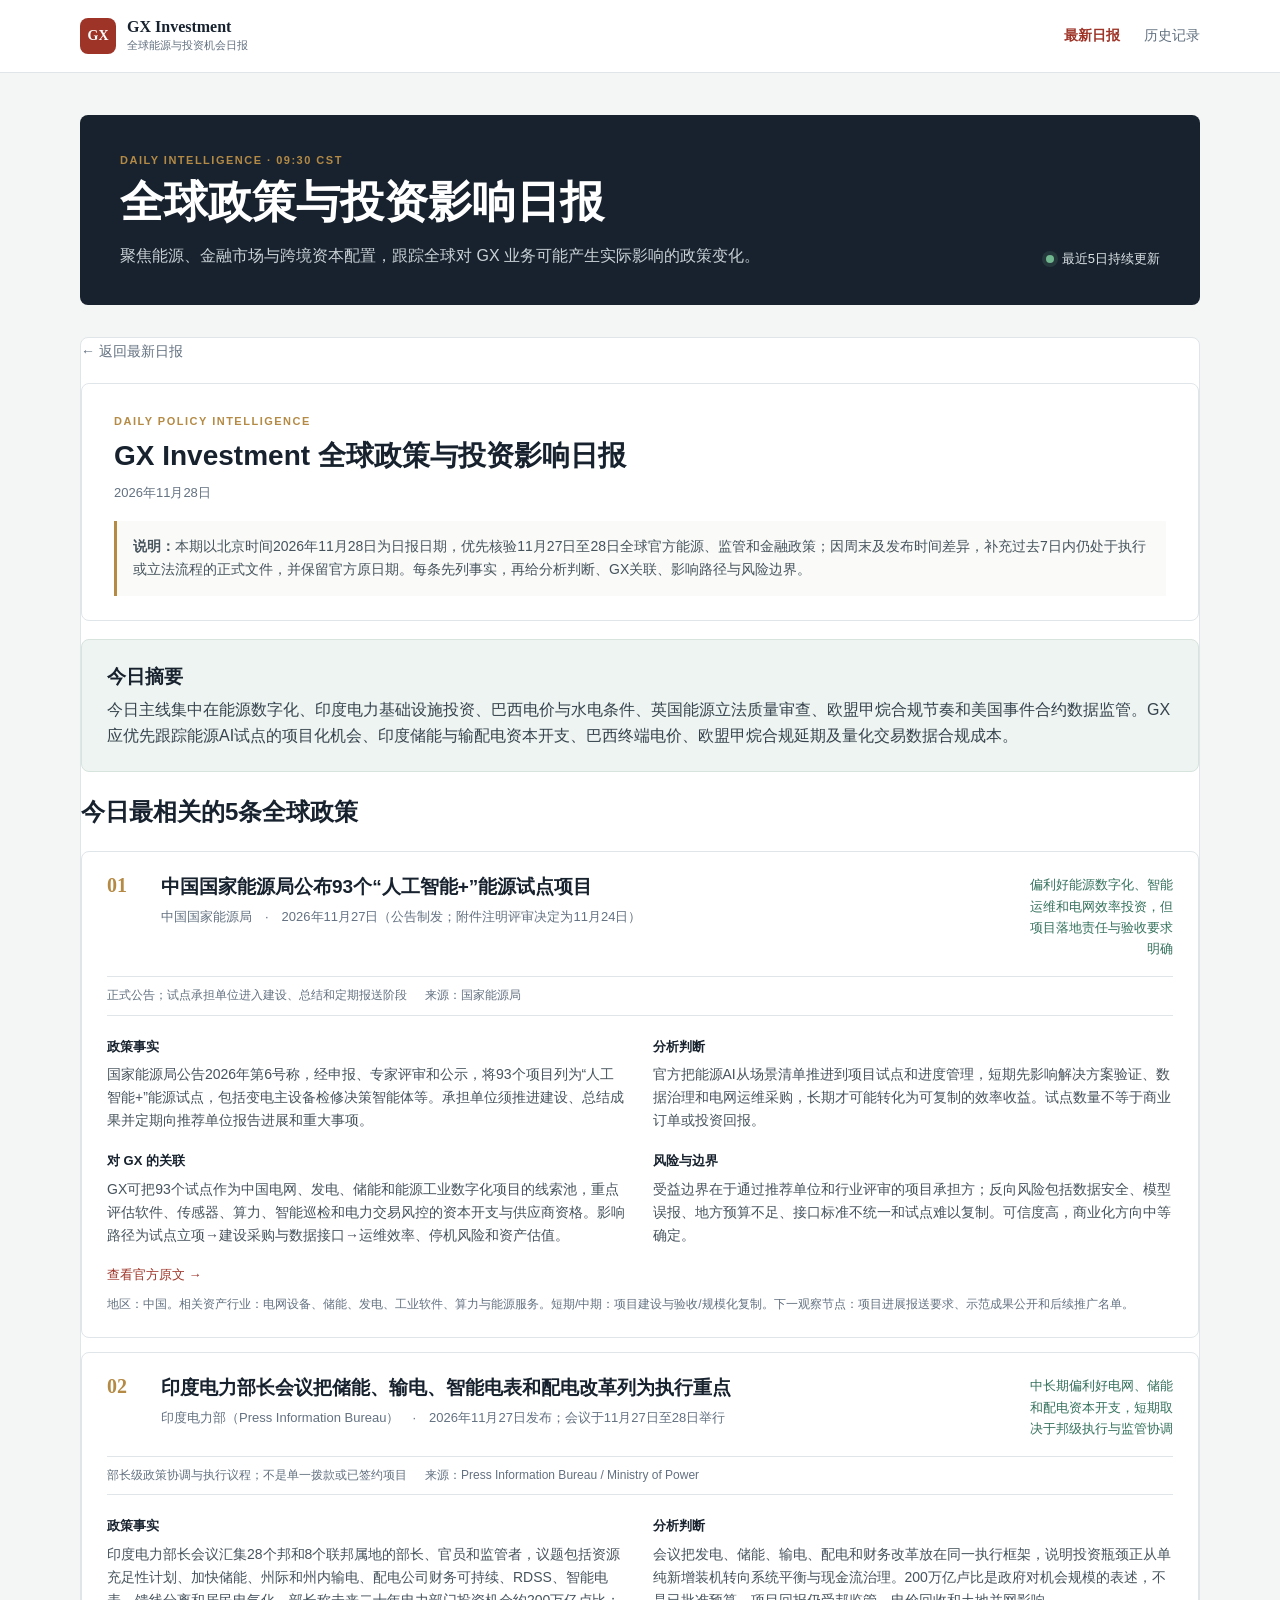
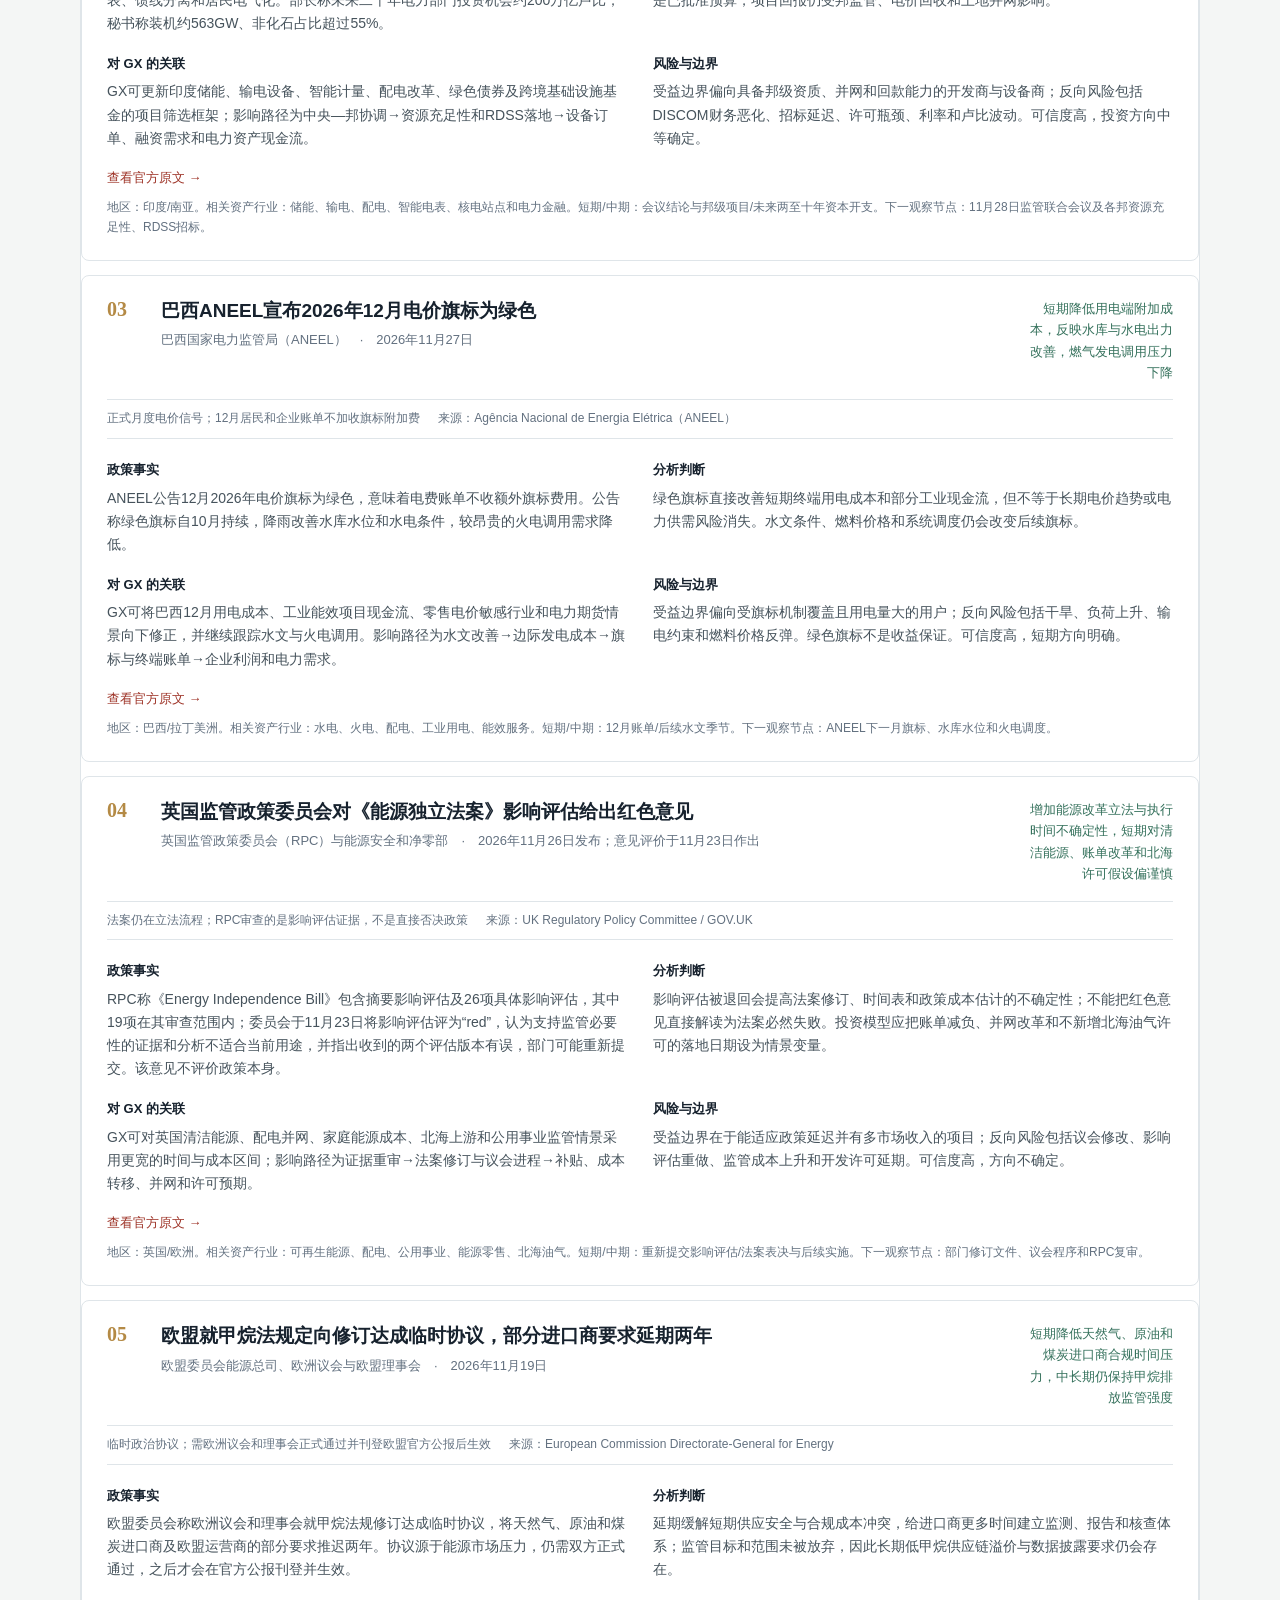
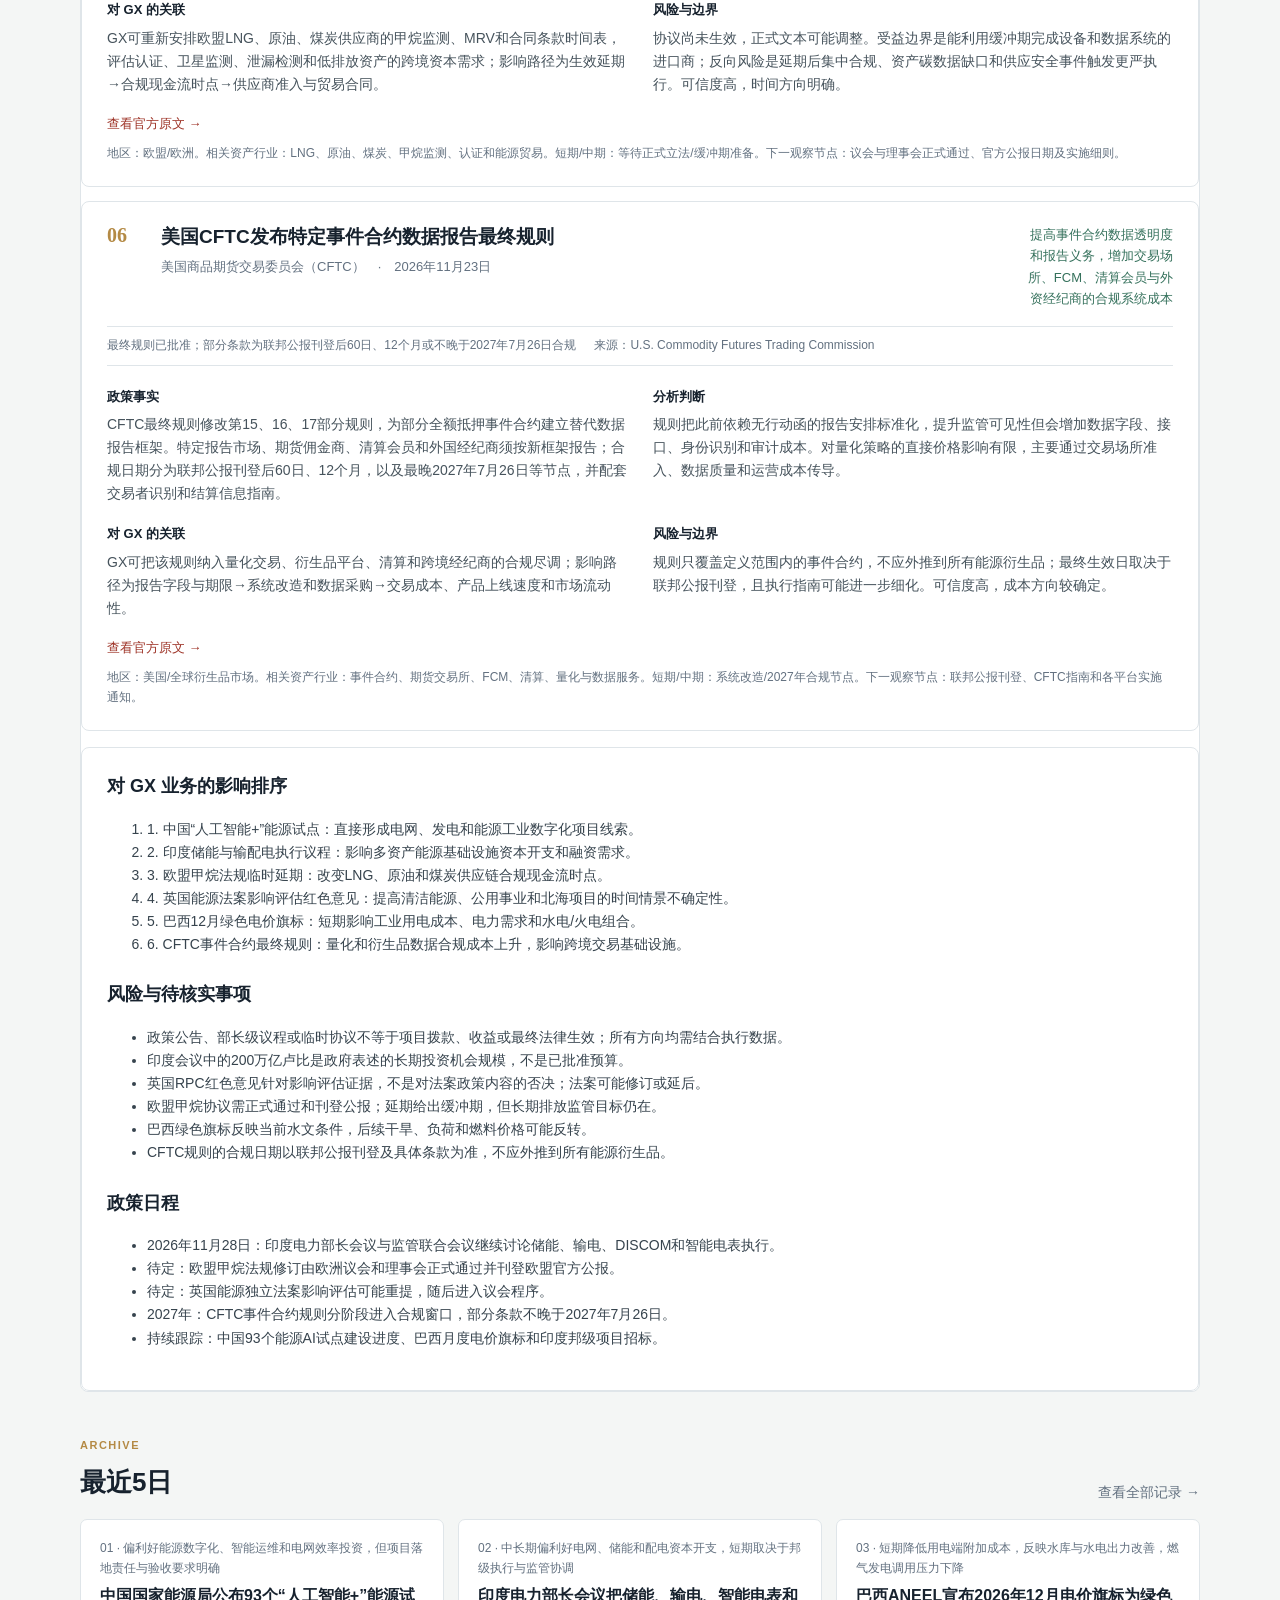
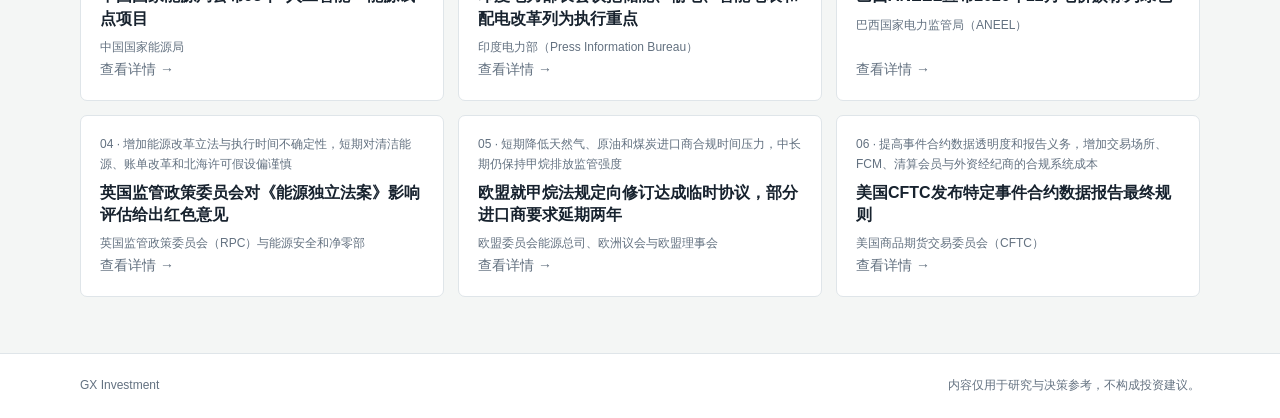
<file: index.html>
<!doctype html>
<html lang="zh-CN">
<head>
  <meta charset="utf-8">
  <meta name="viewport" content="width=device-width, initial-scale=1">
  <meta name="description" content="GX Investment 全球政策与投资影响日报">
  <title>GX Investment | 全球政策与投资影响日报</title>
  <link rel="stylesheet" href="styles.css">
</head>
<body>
  <header class="site-header">
    <div class="shell header-inner">
      <a class="brand" href="index.html" aria-label="GX Investment 首页">
        <span class="brand-mark">GX</span>
        <span><strong>GX Investment</strong><small>全球能源与投资机会日报</small></span>
      </a>
      <nav class="nav" aria-label="主要导航">
        <a class="active" href="index.html">最新日报</a>
        <a href="history.html">历史记录</a>
      </nav>
    </div>
  </header>

  <main class="shell">
    <section class="hero">
      <div>
        <p class="eyebrow">DAILY INTELLIGENCE · 09:30 CST</p>
        <h1>全球政策与投资影响日报</h1>
        <p class="hero-copy">聚焦能源、金融市场与跨境资本配置，跟踪全球对 GX 业务可能产生实际影响的政策变化。</p>
      </div>
      <div class="hero-meta">
        <span class="status-dot"></span>
        <span>最近5日持续更新</span>
      </div>
    </section>

    <section id="latest" class="report-section" aria-live="polite"></section>
    <section class="section-heading">
      <div><p class="eyebrow">ARCHIVE</p><h2>最近5日</h2></div>
      <a class="text-link" href="history.html">查看全部记录 <span aria-hidden="true">→</span></a>
    </section>
    <section id="recent" class="recent-grid"></section>
  </main>

  <footer class="site-footer"><div class="shell"><span>GX Investment</span><span>内容仅用于研究与决策参考，不构成投资建议。</span></div></footer>
  <script src="app.js?v=20261010"></script>
</body>
</html>
</file>
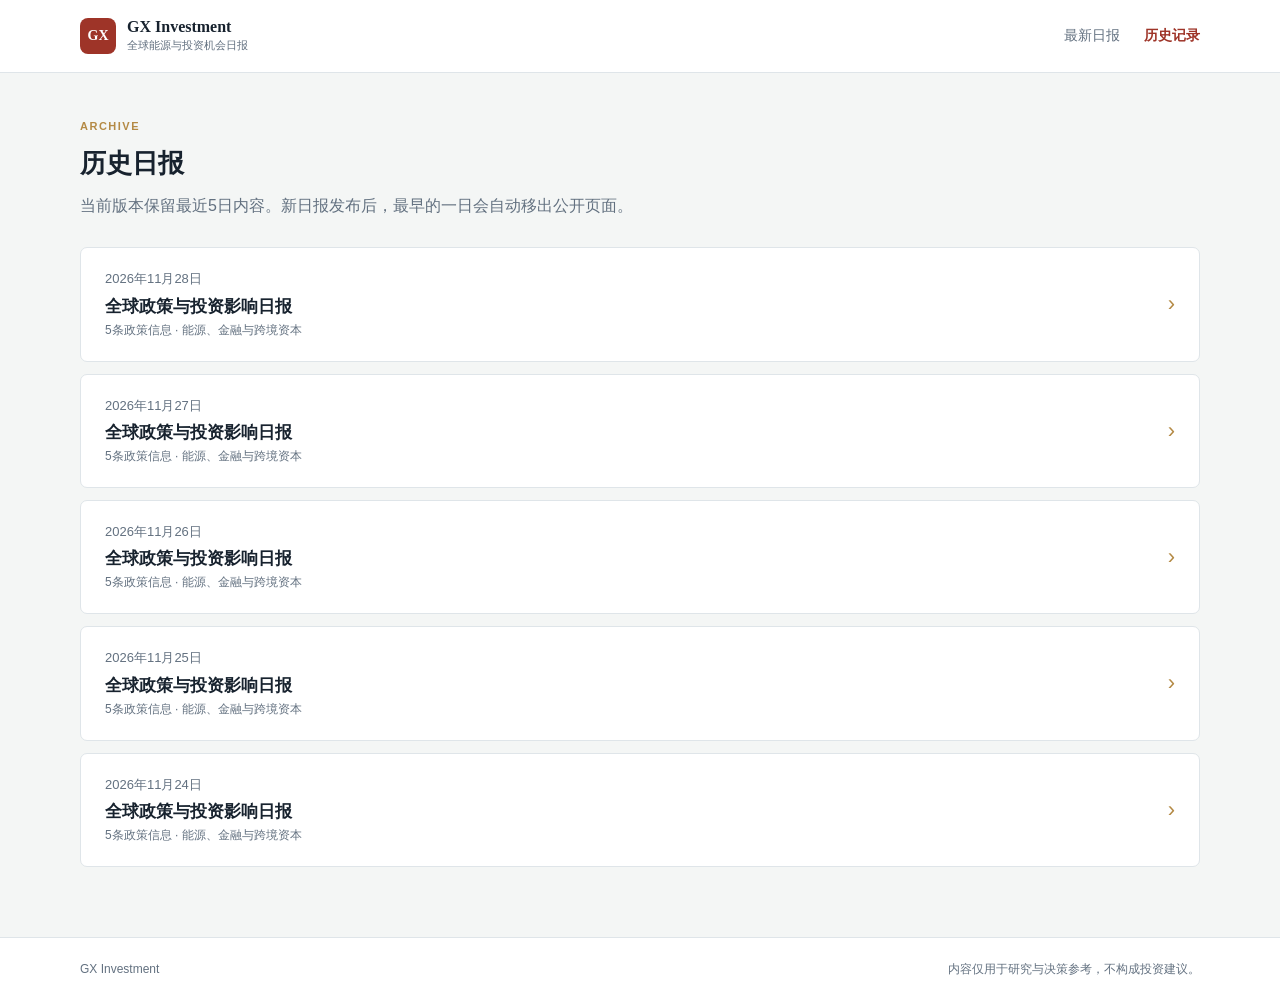
<file: history.html>
<!doctype html>
<html lang="zh-CN">
<head>
  <meta charset="utf-8">
  <meta name="viewport" content="width=device-width, initial-scale=1">
  <meta name="description" content="GX Investment 日报历史记录">
  <title>历史记录 | GX Investment</title>
  <link rel="stylesheet" href="styles.css">
</head>
<body>
  <header class="site-header"><div class="shell header-inner">
    <a class="brand" href="index.html" aria-label="GX Investment 首页"><span class="brand-mark">GX</span><span><strong>GX Investment</strong><small>全球能源与投资机会日报</small></span></a>
    <nav class="nav" aria-label="主要导航"><a href="index.html">最新日报</a><a class="active" href="history.html">历史记录</a></nav>
  </div></header>
  <main class="shell page-main">
    <p class="eyebrow">ARCHIVE</p><h1>历史日报</h1>
    <p class="page-intro">当前版本保留最近5日内容。新日报发布后，最早的一日会自动移出公开页面。</p>
    <section id="history" class="history-list"></section>
  </main>
  <footer class="site-footer"><div class="shell"><span>GX Investment</span><span>内容仅用于研究与决策参考，不构成投资建议。</span></div></footer>
  <script src="app.js?v=20261010"></script>
</body>
</html>
</file>
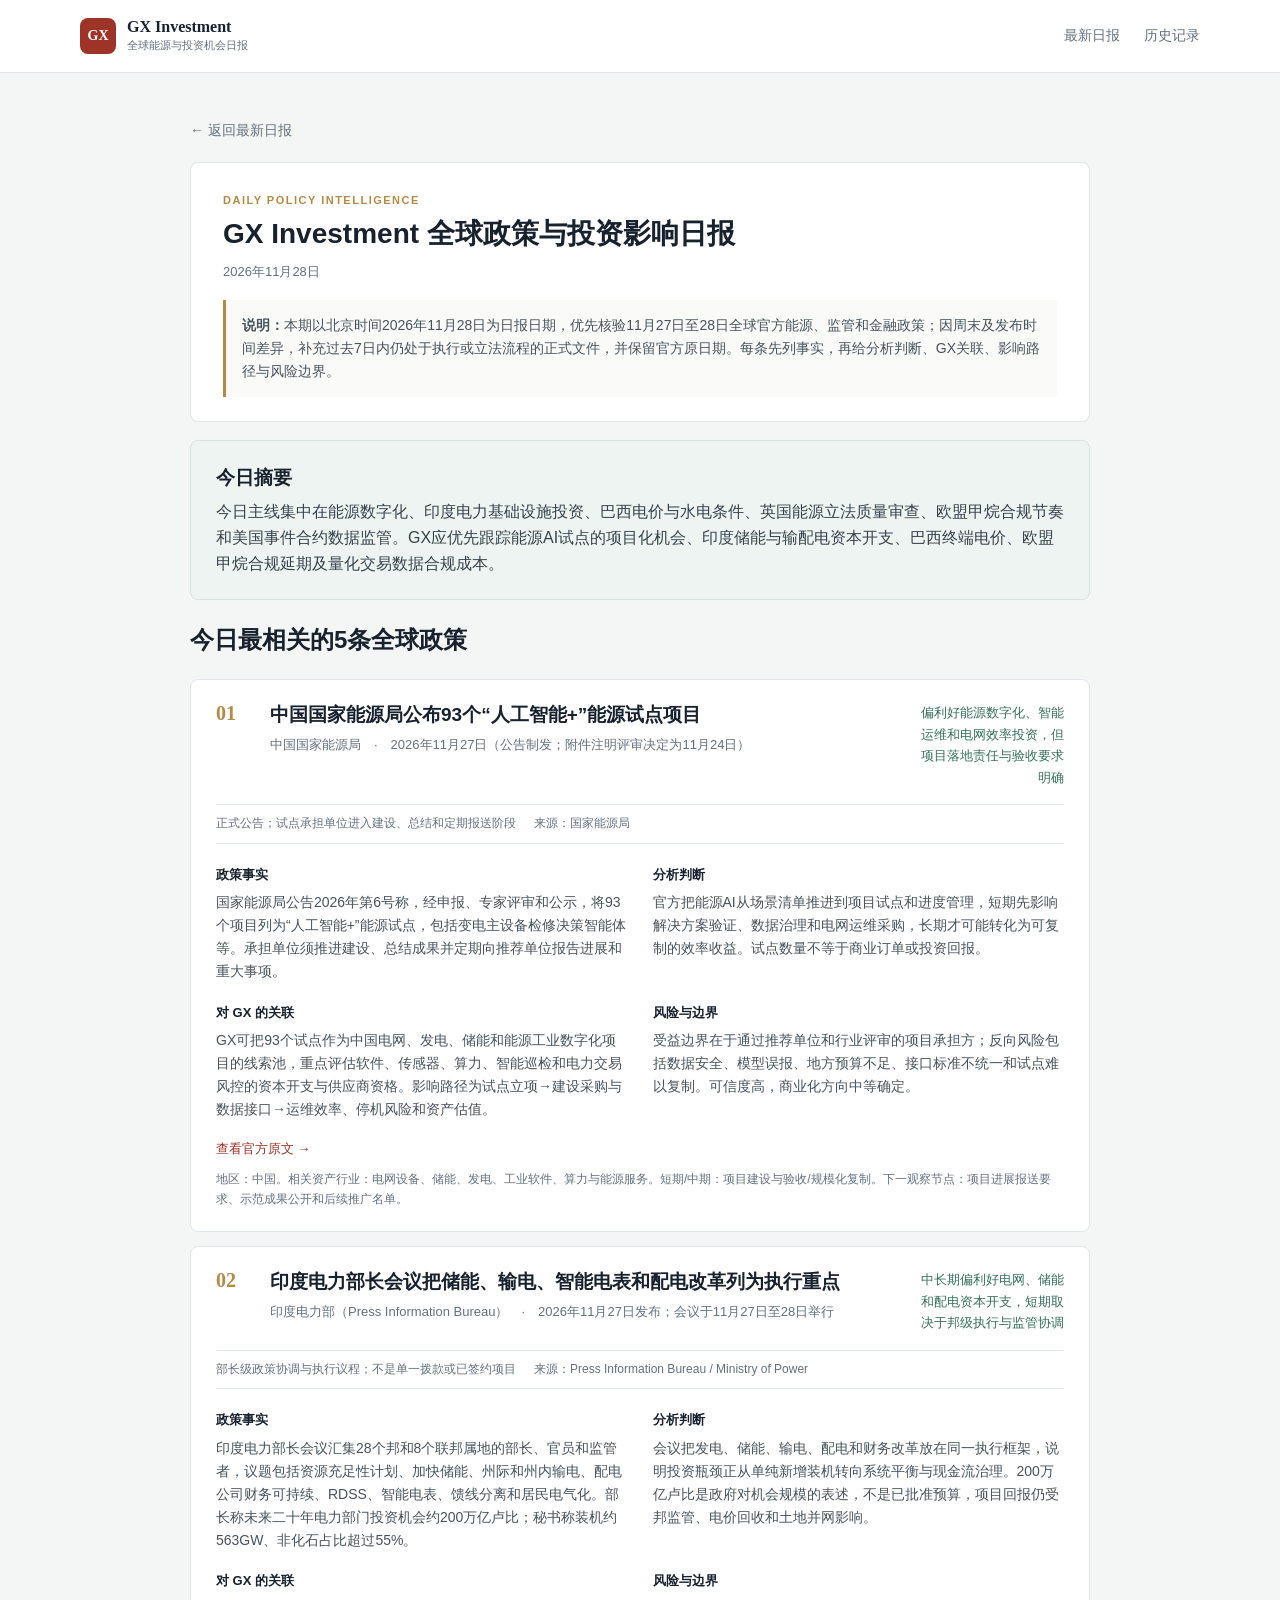
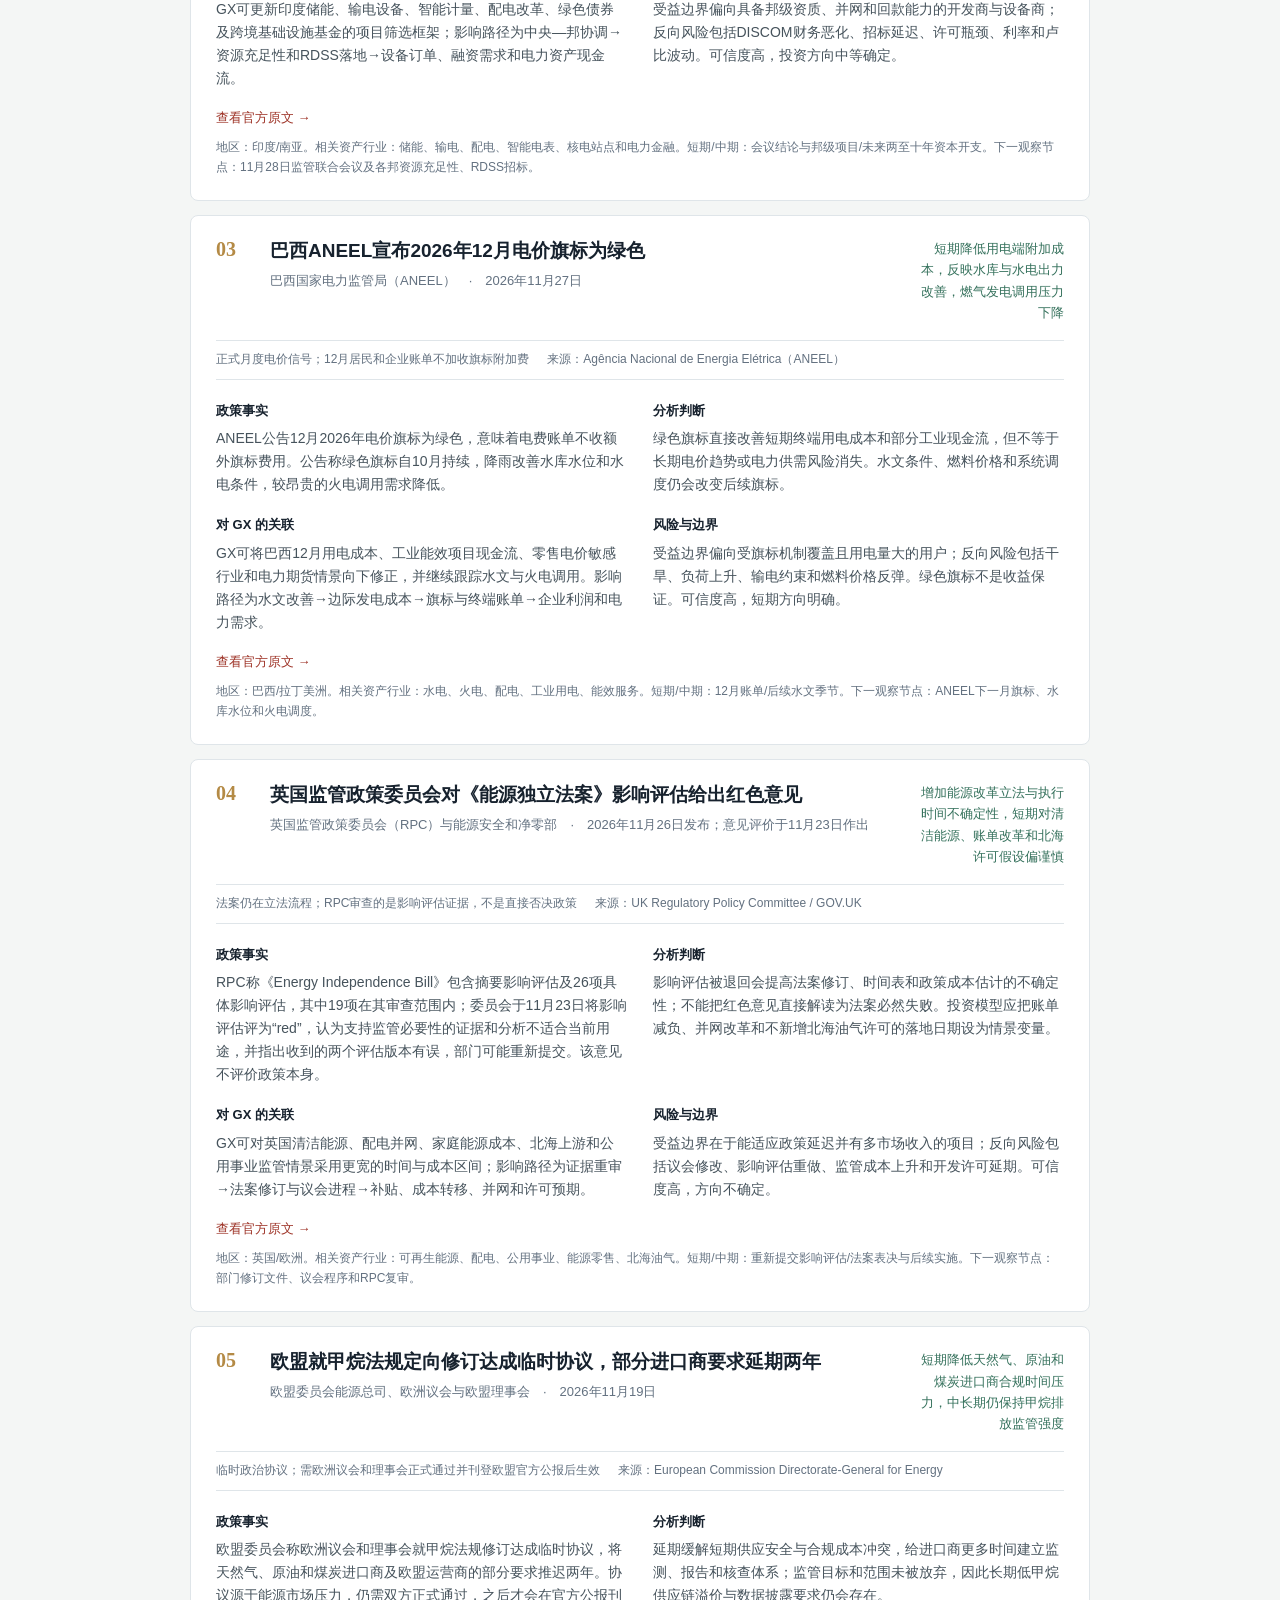
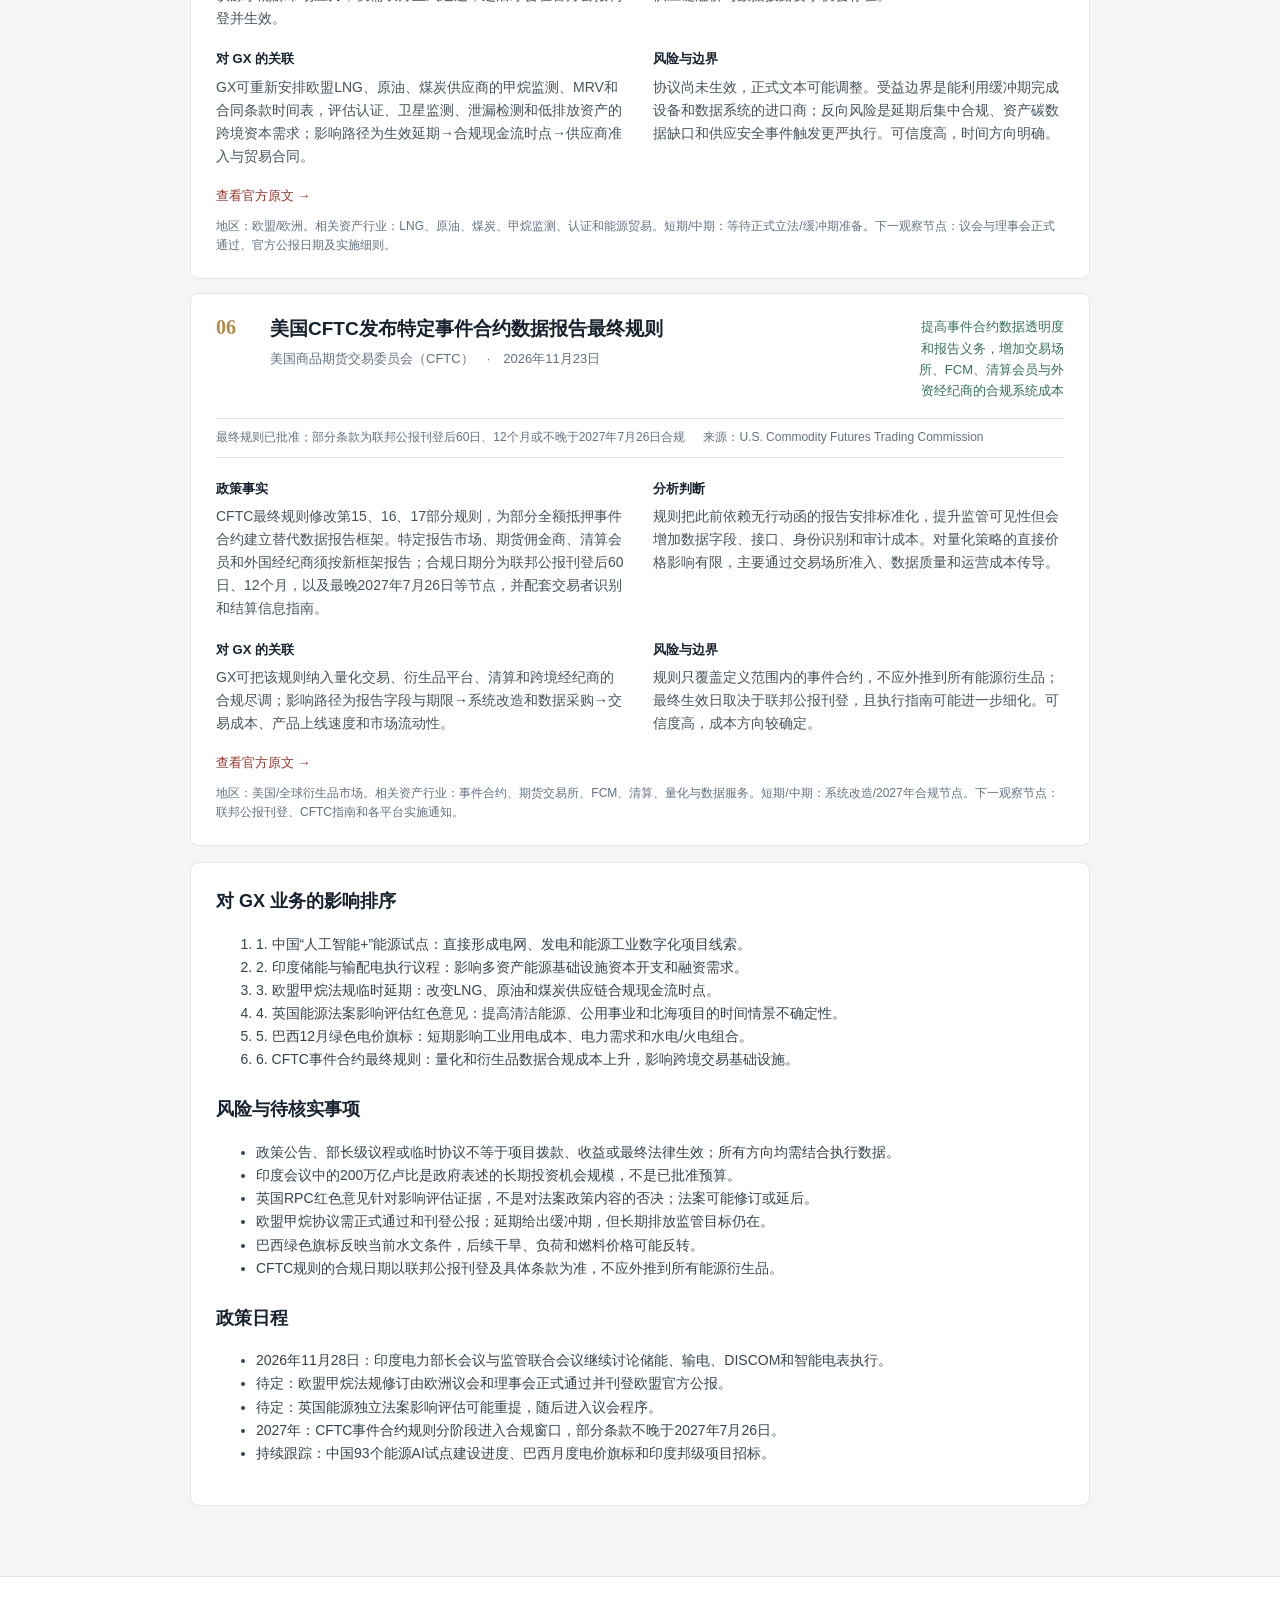
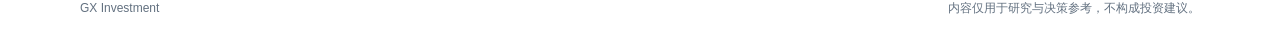
<file: report.html>
<!doctype html>
<html lang="zh-CN">
<head>
  <meta charset="utf-8">
  <meta name="viewport" content="width=device-width, initial-scale=1">
  <meta name="description" content="GX Investment 全球政策与投资影响日报">
  <title>日报详情 | GX Investment</title>
  <link rel="stylesheet" href="styles.css">
</head>
<body>
  <header class="site-header"><div class="shell header-inner">
    <a class="brand" href="index.html" aria-label="GX Investment 首页"><span class="brand-mark">GX</span><span><strong>GX Investment</strong><small>全球能源与投资机会日报</small></span></a>
    <nav class="nav" aria-label="主要导航"><a href="index.html">最新日报</a><a href="history.html">历史记录</a></nav>
  </div></header>
  <main class="shell page-main"><div id="detail" class="detail-page"></div></main>
  <footer class="site-footer"><div class="shell"><span>GX Investment</span><span>内容仅用于研究与决策参考，不构成投资建议。</span></div></footer>
  <script src="app.js?v=20261010"></script>
</body>
</html>
</file>
<file: styles.css>
:root{--ink:#17222e;--muted:#637180;--line:#dfe5e9;--paper:#fff;--wash:#f4f6f5;--red:#9e3428;--gold:#b48a45;--green:#35715c}*{box-sizing:border-box}html{background:var(--wash)}body{margin:0;color:var(--ink);font-family:"Microsoft YaHei","Noto Sans SC",Arial,sans-serif;line-height:1.65}.shell{width:min(1120px,calc(100% - 40px));margin:0 auto}.site-header{background:rgba(255,255,255,.96);border-bottom:1px solid var(--line)}.header-inner{min-height:72px;display:flex;align-items:center;justify-content:space-between;gap:24px}.brand{display:flex;align-items:center;gap:11px;color:var(--ink);text-decoration:none}.brand-mark{width:36px;height:36px;border-radius:8px;display:grid;place-items:center;background:var(--red);color:#fff;font:700 14px Georgia,serif;letter-spacing:0}.brand strong{display:block;font:700 16px Georgia,"Times New Roman",serif;letter-spacing:0}.brand small{display:block;color:var(--muted);font-size:11px}.nav{display:flex;gap:24px}.nav a,.text-link{color:var(--muted);font-size:14px;text-decoration:none}.nav a:hover,.nav a.active,.text-link:hover{color:var(--red)}.nav a.active{font-weight:700}.hero{margin:42px 0 32px;padding:36px 40px;background:var(--ink);color:#fff;border-radius:8px;display:flex;justify-content:space-between;align-items:flex-end;gap:28px}.eyebrow{margin:0 0 7px;color:var(--gold);font-size:11px;font-weight:700;letter-spacing:1.5px}.hero h1{margin:0;font-size:clamp(26px,4vw,44px);line-height:1.2;font-weight:700}.hero-copy{margin:14px 0 0;color:#c9d1d6;max-width:650px}.hero-meta{display:flex;align-items:center;gap:8px;white-space:nowrap;color:#dce3e6;font-size:13px}.status-dot{width:8px;height:8px;border-radius:50%;background:#70b68e;box-shadow:0 0 0 4px rgba(112,182,142,.15)}.report-section{background:var(--paper);border:1px solid var(--line);border-radius:8px;overflow:hidden}.report-top{padding:28px 32px 23px;border-bottom:1px solid var(--line);display:flex;justify-content:space-between;gap:20px}.report-top h2{margin:0;font-size:25px;line-height:1.3}.report-date{color:var(--muted);font-size:13px;white-space:nowrap}.summary{margin:0;padding:22px 32px;background:#fafbf9;border-bottom:1px solid var(--line);font-size:16px}.report-content{padding:26px 32px}.report-content h3{margin:25px 0 9px;font-size:17px}.report-content h3:first-child{margin-top:0}.report-content p{margin:7px 0;color:#36434d}.facts{display:grid;grid-template-columns:repeat(2,minmax(0,1fr));gap:12px;margin:14px 0 20px}.fact{padding:14px 16px;border-left:3px solid var(--gold);background:#fafbf9}.fact strong{display:block;font-size:13px;margin-bottom:3px}.fact span{color:#46535c;font-size:14px}.callout{margin:22px 0;padding:17px 19px;border:1px solid #d4e3dc;background:#f4faf7;border-radius:5px}.callout strong{color:var(--green)}.section-heading{margin:44px 0 15px;display:flex;justify-content:space-between;align-items:end}.section-heading h2,.page-main h1{margin:0;font-size:26px}.recent-grid{display:grid;grid-template-columns:repeat(4,1fr);gap:14px;padding-bottom:56px}.recent-card{padding:19px;background:var(--paper);border:1px solid var(--line);border-radius:7px;text-decoration:none;color:var(--ink);min-height:135px;display:flex;flex-direction:column;justify-content:space-between}.recent-card:hover{border-color:var(--gold);transform:translateY(-2px)}.recent-card h3{margin:7px 0 0;font-size:16px;line-height:1.4}.recent-card p{margin:0;color:var(--muted);font-size:12px}.page-main{padding:44px 0 70px}.page-intro{color:var(--muted);margin:8px 0 28px}.history-list{display:grid;gap:12px}.history-item{display:flex;justify-content:space-between;align-items:center;gap:20px;padding:20px 24px;background:var(--paper);border:1px solid var(--line);border-radius:7px;text-decoration:none;color:var(--ink)}.history-item:hover{border-color:var(--gold)}.history-item h2{margin:3px 0 0;font-size:17px}.history-item p{margin:0;color:var(--muted);font-size:13px}.history-arrow{font-size:22px;color:var(--gold)}.detail-page{max-width:850px;margin:0 auto}.back-link{display:inline-block;margin-bottom:20px;color:var(--muted);font-size:14px;text-decoration:none}.back-link:hover{color:var(--red)}.site-footer{border-top:1px solid var(--line);background:#fff;color:var(--muted);font-size:12px}.site-footer .shell{min-height:64px;display:flex;justify-content:space-between;align-items:center;gap:20px}@media(max-width:760px){.shell{width:min(100% - 28px,600px)}.header-inner{min-height:64px}.brand small{display:none}.nav{gap:13px}.hero{margin-top:24px;padding:27px 23px;display:block}.hero-meta{margin-top:22px}.report-top{padding:22px 20px;display:block}.report-date{display:block;margin-top:8px}.summary,.report-content{padding:19px 20px}.facts{grid-template-columns:1fr}.recent-grid{grid-template-columns:repeat(2,1fr)}.site-footer .shell{padding:15px 0;display:block}.site-footer span{display:block;margin:3px 0}.section-heading{margin-top:32px}}
:root{--policy-bg:#eef4f1}.report-intro{padding:28px 32px 24px;background:var(--paper);border:1px solid var(--line);border-radius:8px}.report-intro h1{margin:0;font-size:28px;line-height:1.3}.report-intro .report-date{display:block;margin-top:8px}.intro-note{margin:18px 0 0;padding:14px 16px;background:#fafbf9;border-left:3px solid var(--gold);color:#46535c;font-size:14px}.report-summary{margin:18px 0;background:var(--policy-bg);border:1px solid #d7e3dd;border-radius:8px;padding:21px 25px}.report-summary h2{margin:0 0 5px;font-size:19px}.report-summary p{margin:0;color:#36434d}.policy-list{display:grid;gap:14px}.policy-card{background:var(--paper);border:1px solid var(--line);border-radius:8px;padding:22px 25px;scroll-margin-top:20px}.policy-heading{display:grid;grid-template-columns:40px 1fr auto;gap:14px;align-items:start}.policy-rank{font:700 20px Georgia,serif;color:var(--gold)}.policy-heading h3{margin:0;font-size:19px;line-height:1.4}.policy-heading p{margin:5px 0 0;color:var(--muted);font-size:13px}.direction{color:var(--green);font-size:13px;text-align:right;max-width:150px}.policy-meta{display:flex;flex-wrap:wrap;gap:18px;margin:16px 0 0;padding:9px 0;border-top:1px solid var(--line);border-bottom:1px solid var(--line);color:var(--muted);font-size:12px}.policy-body{display:grid;grid-template-columns:repeat(2,minmax(0,1fr));gap:15px 25px;margin-top:17px}.policy-body strong{font-size:13px;color:var(--ink)}.policy-body p{margin:4px 0 0;color:#46535c;font-size:14px}.source-link{display:inline-block;margin-top:17px;color:var(--red);font-size:13px;text-decoration:none}.source-link:hover{color:var(--gold)}.extra-source{margin:8px 0 0;color:var(--muted);font-size:12px}.closing-section{margin-top:16px;background:var(--paper)}.closing-section .report-content{padding:24px 25px}.closing-section h2{margin:0 0 9px;font-size:18px}.closing-section h2:not(:first-child){margin-top:24px}.closing-section p,.closing-section li{color:#36434d;font-size:14px}.card-agency{display:block;margin-top:8px;color:var(--muted);font-size:12px}.history-item span:not(.history-arrow){display:block;color:var(--muted);font-size:12px}.recent-grid{grid-template-columns:repeat(3,1fr)}.recent-card{min-height:170px}.detail-page{max-width:900px}@media(max-width:760px){.report-intro{padding:22px 20px}.report-intro h1{font-size:24px}.report-summary{padding:18px 20px}.policy-card{padding:19px 20px}.policy-heading{grid-template-columns:32px 1fr}.direction{grid-column:2;text-align:left;max-width:none}.policy-body{grid-template-columns:1fr;gap:12px}.recent-grid{grid-template-columns:repeat(2,1fr)}}
</file>
